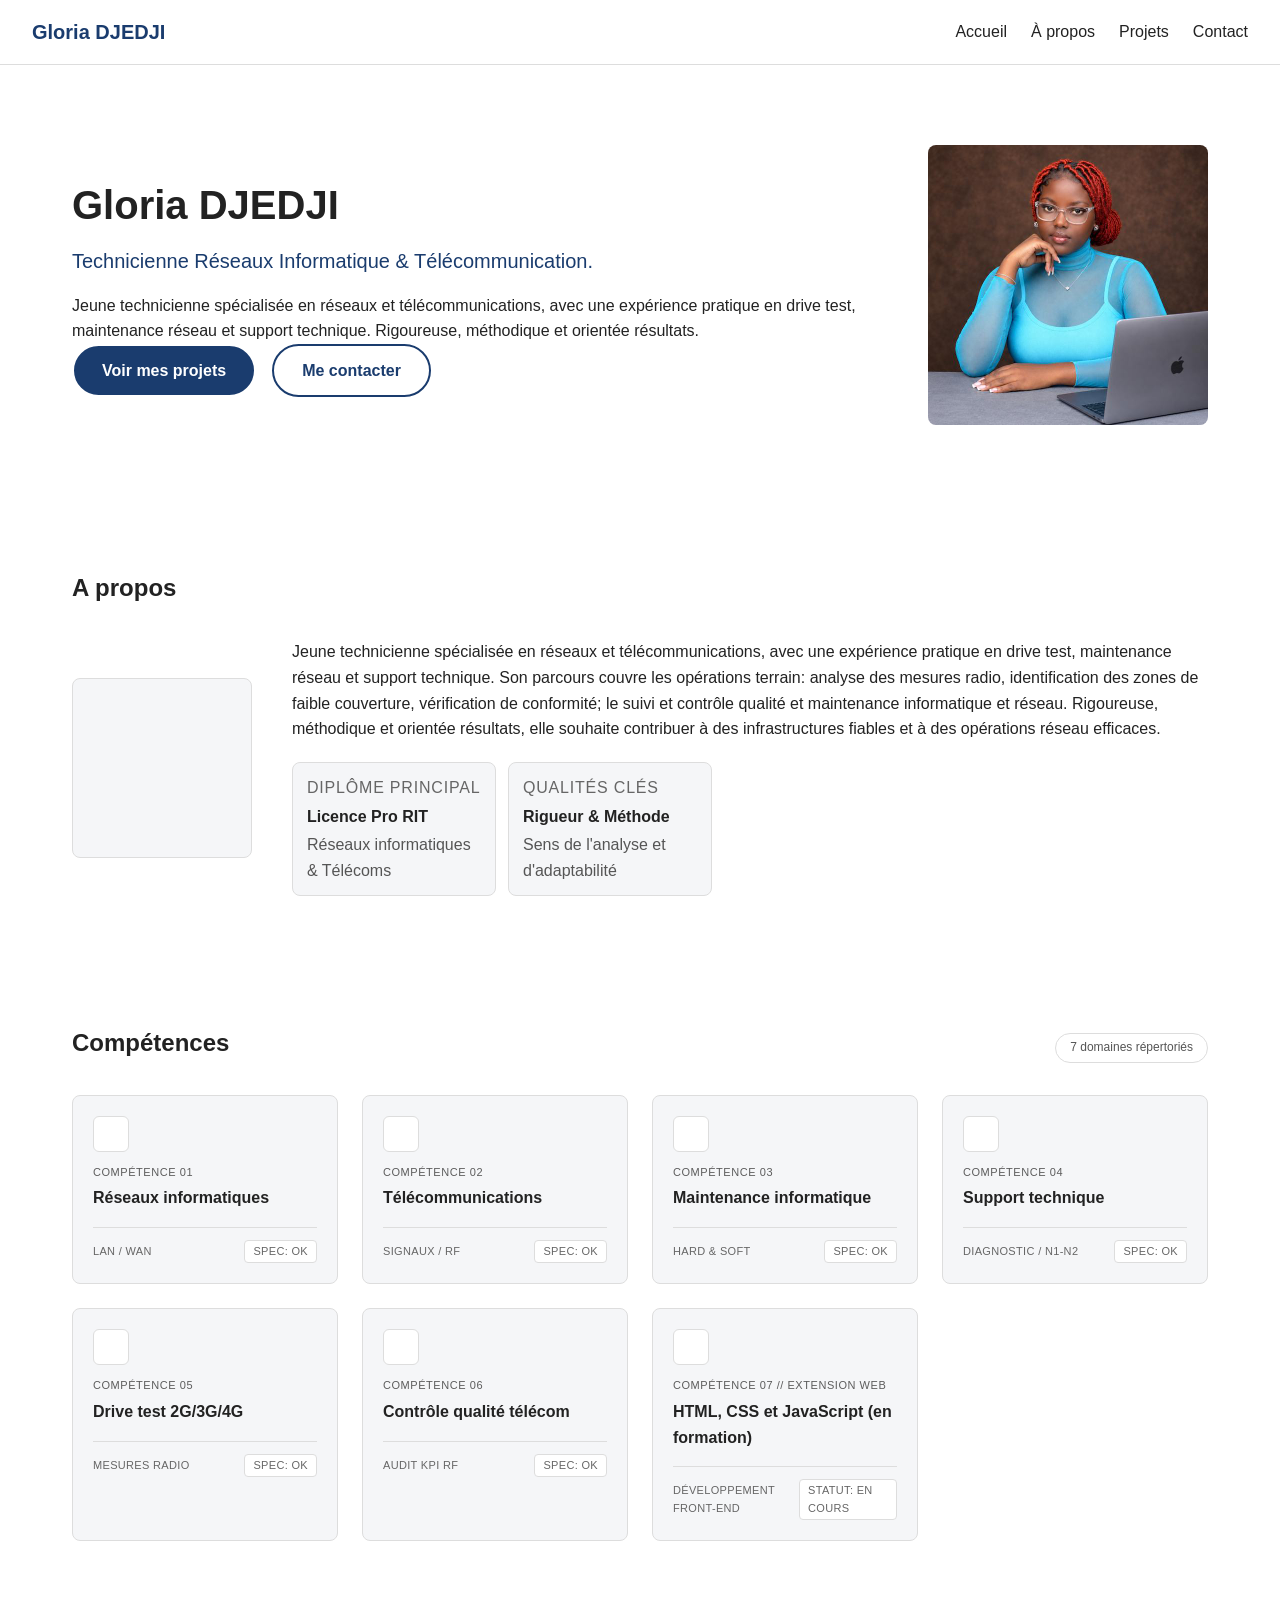
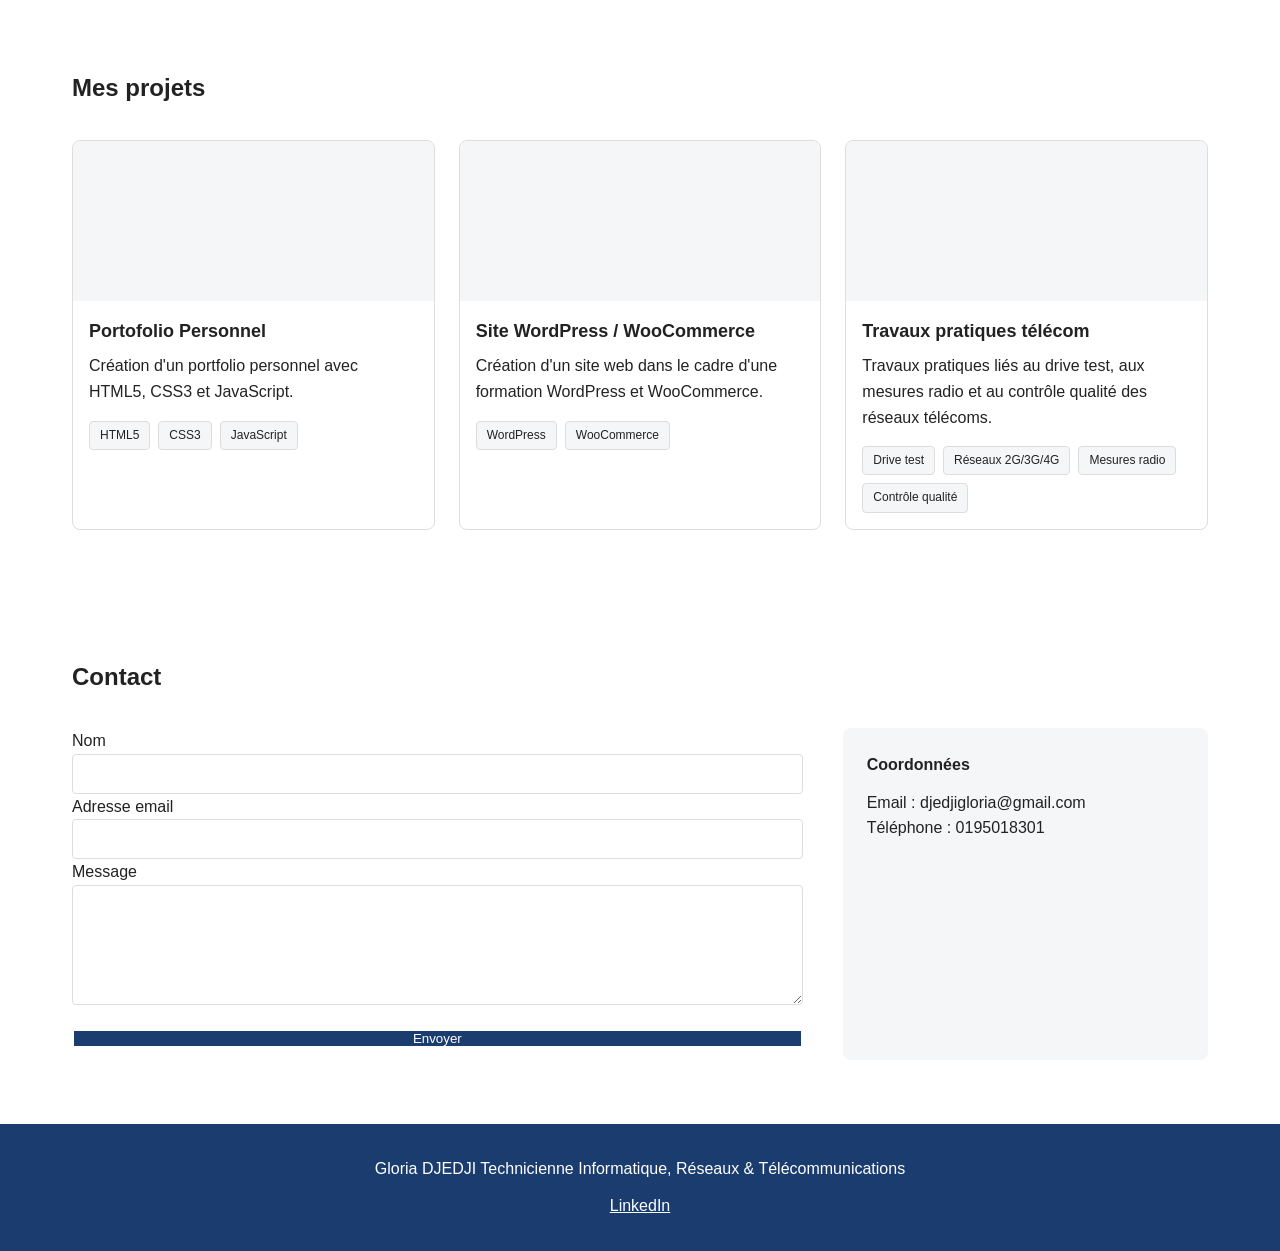
<file: index.html>
<!DOCTYPE html>
<html lang="fr">
<head>
    <meta charset="UTF-8">
    <meta name="viewport" content="width=device-width, initial-scale=1.0">
    <title>Gloria DJEDJI Portfolio</title>
    <link rel="stylesheet" href="style.css">
</head>
<body>

    <header>

        <div class="logo">Gloria DJEDJI</div>
        <nav>
            <ul>
                <li><a href="#accueil">Accueil</a></li>
                <li><a href="#apropos">À propos</a></li>
                <li><a href="#projets">Projets</a></li>
                <li><a href="#contact">Contact</a></li>
            </ul>
        </nav>
        <button class="bouton-menu" aria-label="ouvrir le menu">&#9776;</button>
    </header>
    
    
    <main>
        <!-- Hero -->

        <section id="accueil">
            <div class="contenu-accueil">  
            <h1>Gloria DJEDJI</h1>
            <P class="titre-poste">Technicienne Réseaux Informatique &amp;
                 Télécommunication.
            </P>
            <p class="introduction-poste">Jeune technicienne spécialisée en réseaux et
                 télécommunications, avec une expérience pratique en drive test, maintenance 
                 réseau et support technique. Rigoureuse, méthodique et orientée résultats.
            </p>
            <div class="bouton-accueil">
            <a href="#projets" class="bouton bouton-primaire"> Voir mes projets</a>
            <a href="#contact" class="bouton bouton-secondaire"> Me contacter</a>
          </div>
         </div>
         <img src="assets/photo-profil.jpg" alt="Photo de Gloria DJEDJI" class="image-accueil">
        </section>

        <!-- A propos -->

        <section id="apropos">
            <h2>A propos</h2>
            <div class="contenu-apropos"> 
            <div class="image-apropos" aria-hidden="true"></div>
          <div class="texte-apropos">
                    <p class="mise-form"></p>
            
            <p>
          Jeune technicienne spécialisée en réseaux et télécommunications,
          avec une expérience pratique en drive test, maintenance réseau et support technique.
          Son parcours couvre les opérations terrain: analyse des mesures radio, identification 
          des zones de faible couverture, vérification de conformité; le suivi et contrôle qualité et
          maintenance informatique et réseau. Rigoureuse, méthodique et orientée résultats, elle souhaite 
          contribuer à des infrastructures fiables et à des opérations réseau efficaces.
          </p>

         <div class="grille-info-apropos">
          <div class="carte-info">
             <p class="info-label">Diplôme principal</p>
             <p class="info-titre">Licence Pro RIT</p>
             <p class="info-sous-titre">Réseaux informatiques &amp; Télécoms</p>
           </div>
           <div class="carte-info">
               <p class="info-label">Qualités clés</p>
               <p class="info-titre">Rigueur &amp; Méthode</p>
               <p class="info-sous-titre">Sens de l'analyse et d'adaptabilité</p>
            </div>
         </div>
            </div>
           </div>
        </section>

       <!-- Compétences -->

        <section id="competence">
            <div class="entete-section">
                <div>
                    <p class="mise-form "></p>
                    <h2>Compétences</h2>
                </div>
                <span class="badge">7 domaines répertoriés</span>
            </div>
            <div class="grille-competence">
                <div class="carte-competence">
                    <span class="icone" aria-hidden="true"></span>
                    <p class="competence-num">Compétence 01</p>
                    <p class="competence-titre">Réseaux informatiques</p>
                    <div class="pied-competence">
                        <span>LAN / WAN</span>
                        <span class="statut">Spec: OK</span>
                    </div>
                </div>
                <div class="carte-competence">
                    <span class="icone" aria-hidden="true"></span>
                    <p class="competence-num">Compétence 02</p>
                    <p class="competence-titre">Télécommunications</p>
                    <div class="pied-competence">
                        <span>Signaux / RF</span>
                        <span class="statut">Spec: OK</span>
                    </div>
                </div>
                <div class="carte-competence">
                    <span class="icone" aria-hidden="true"></span>
                    <p class="competence-num">Compétence 03</p>
                    <p class="competence-titre">Maintenance informatique</p>
                    <div class="pied-competence">
                        <span>Hard &amp; Soft</span>
                        <span class="statut">Spec: OK</span>
                    </div>
                </div>
                <div class="carte-competence">
                    <span class="icone" aria-hidden="true"></span>
                    <p class="competence-num">Compétence 04</p>
                    <p class="competence-titre">Support technique</p>
                    <div class="pied-competence">
                        <span>Diagnostic / N1-N2</span>
                        <span class="statut">Spec: OK</span>
                    </div>
                </div>
                <div class="carte-competence">
                    <span class="icone" aria-hidden="true"></span>
                    <p class="competence-num">Compétence 05</p>
                    <p class="competence-titre">Drive test 2G/3G/4G</p>
                    <div class="pied-competence">
                        <span>Mesures radio</span>
                        <span class="statut">Spec: OK</span>
                    </div>
                </div>
                <div class="carte-competence">
                    <span class="icone" aria-hidden="true"></span>
                    <p class="competence-num">Compétence 06</p>
                    <p class="competence-titre">Contrôle qualité télécom</p>
                    <div class="pied-competence">
                        <span>Audit KPI RF</span>
                        <span class="statut">Spec: OK</span>
                    </div>
                </div>
                <div class="carte-competence">
                    <span class="icone" aria-hidden="true"></span>
                    <p class="competence-num">Compétence 07 // Extension web</p>
                    <p class="competence-titre">HTML, CSS et JavaScript (en formation)</p>
                    <div class="pied-competence">
                        <span>Développement front-end</span>
                        <span class="statut">Statut: en cours</span>
                    </div>
                </div>
            </div>
        </section>


        <!-- Projets -->

        <section id="projets">
            <h2>Mes projets</h2>
            <div class="grille-projets">
                
            <article class="cartes-projets">
            <div class="image-projets" aria-hidden="true"></div>
            <h3>Portofolio Personnel</h3>
            <p>Création d'un portfolio personnel avec HTML5, CSS3 et JavaScript.</p>
            <ul class="etiquettes">
                <li>HTML5</li>
                <li>CSS3</li>
                <li>JavaScript</li>
            </ul>       
          </article> 

          <article class="cartes-projets">
            <div class="image-projets" aria-hidden="true"></div>
            <h3>Site WordPress / WooCommerce</h3>
            <p>Création d'un site web dans le cadre d'une formation WordPress et WooCommerce.</p>
            <ul class="etiquettes">
                <li>WordPress</li>
                <li>WooCommerce</li>
            </ul>       
          </article>

          <article class="cartes-projets">
            <div class="image-projets" aria-hidden="true"></div>
            <h3>Travaux pratiques télécom</h3>
            <p>Travaux pratiques liés au drive test, aux mesures radio et au contrôle qualité des réseaux télécoms.</p>
            <ul class="etiquettes">
                <li>Drive test</li>
                <li>Réseaux 2G/3G/4G</li>
                <li>Mesures radio</li>
                <li>Contrôle qualité</li>
            </ul>       
          </article>
         </div>
        </section>

     <!-- Contact -->

        <section id="contact">
            <h2>Contact</h2>
            <div class="contenu-contact">
                <form id="Formulaire-contact" novalidate>
                    <label for="nom">Nom</label>
                    <input type="text" id="nom" name="nom" required>
                    <label for="email">Adresse email</label>
                    <input type="email" id="email" name="email" required>
                    <label for="message">Message</label>
                    <textarea name="message" id="message" required></textarea>
                    <button type="submit" class="bouton-primaire">Envoyer</button>
                    <p id="retour-formulaire" class="retour-formulaire" aria-live="polite"></p>
                </form>
                <div class="coordonnées">
                    <p>Coordonnées</p>
                    <p>Email : djedjigloria@gmail.com</p>
                    <p>Téléphone : 0195018301</p>
                </div>
            </div>
        </section>

    </main>

    <footer>
        <p>Gloria DJEDJI Technicienne Informatique, Réseaux &amp; Télécommunications</p>
        <ul class="réseaux">
            <li><a href="www.linkedin.com/in/djedji-gloria-457ba9281">LinkedIn</a></li>
        </ul>
    </footer>

  <script src="app.js"></script>  
</body>
</html>
</file>
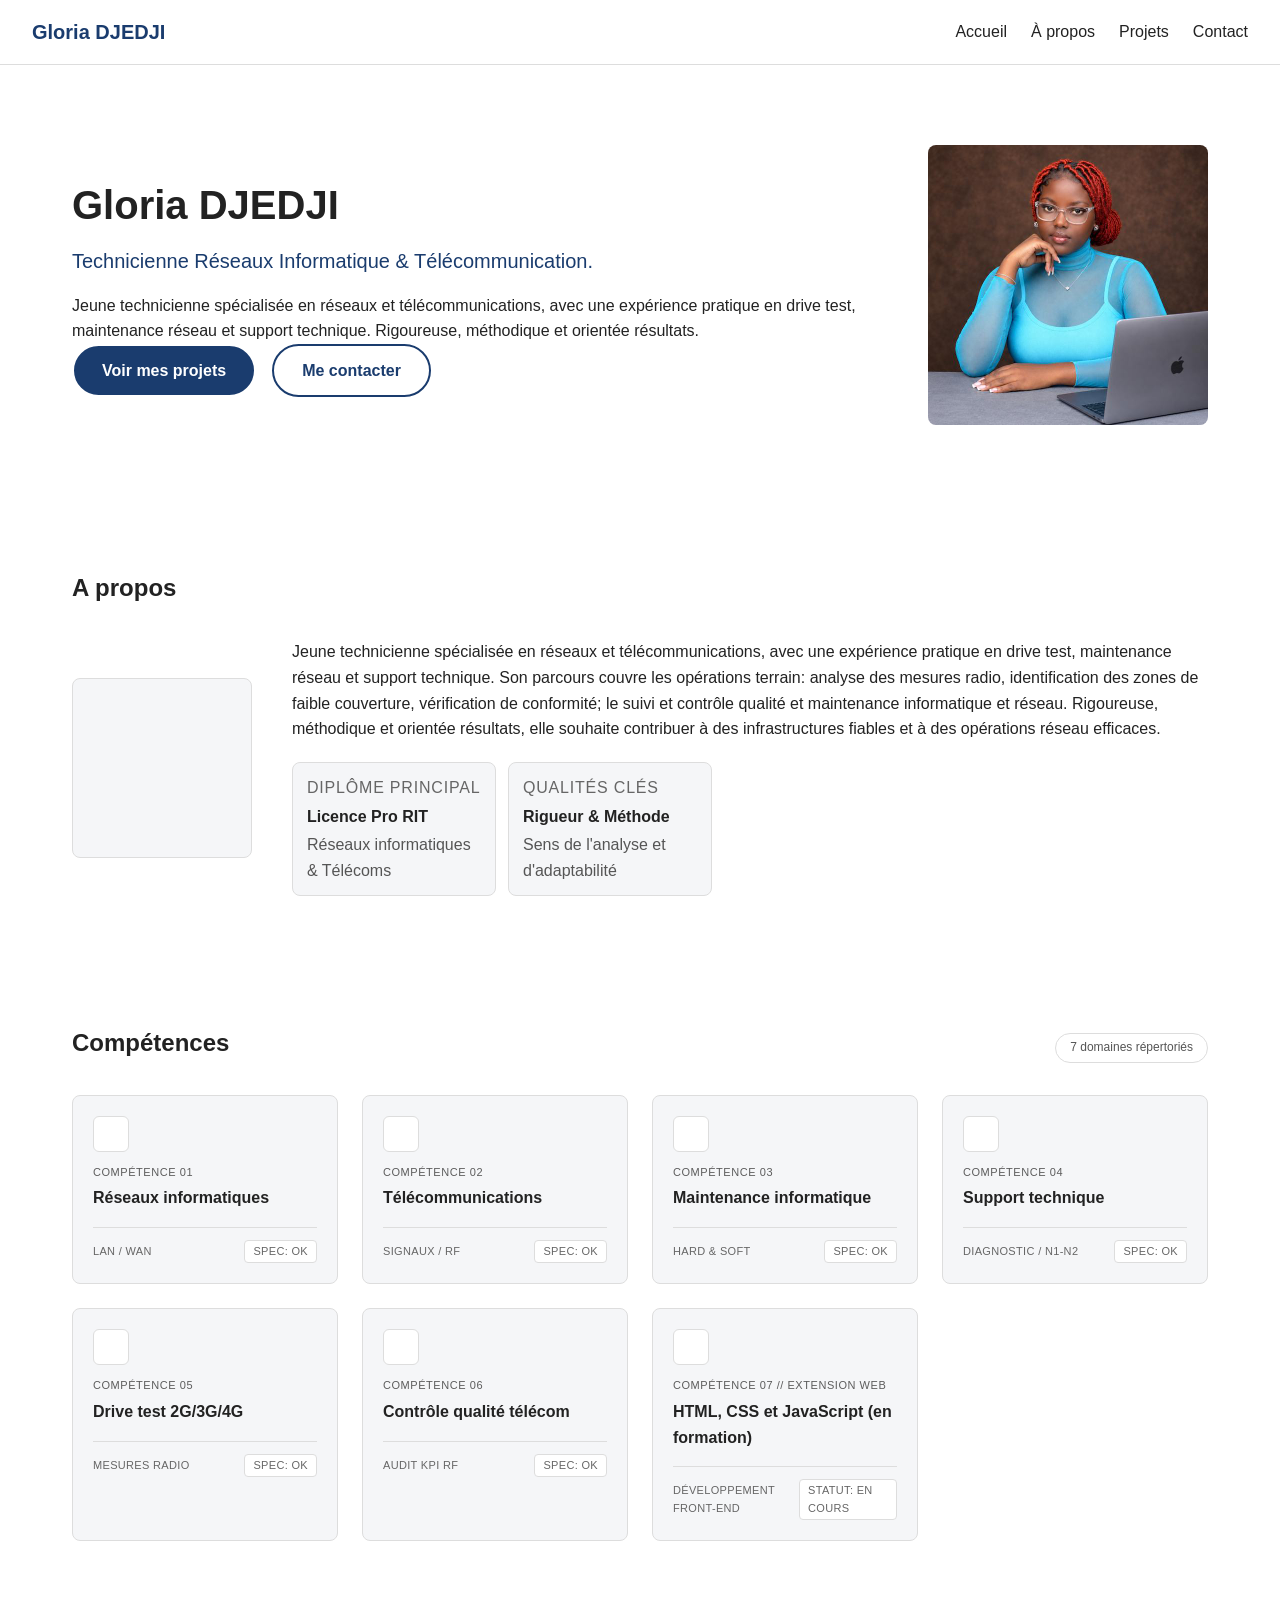
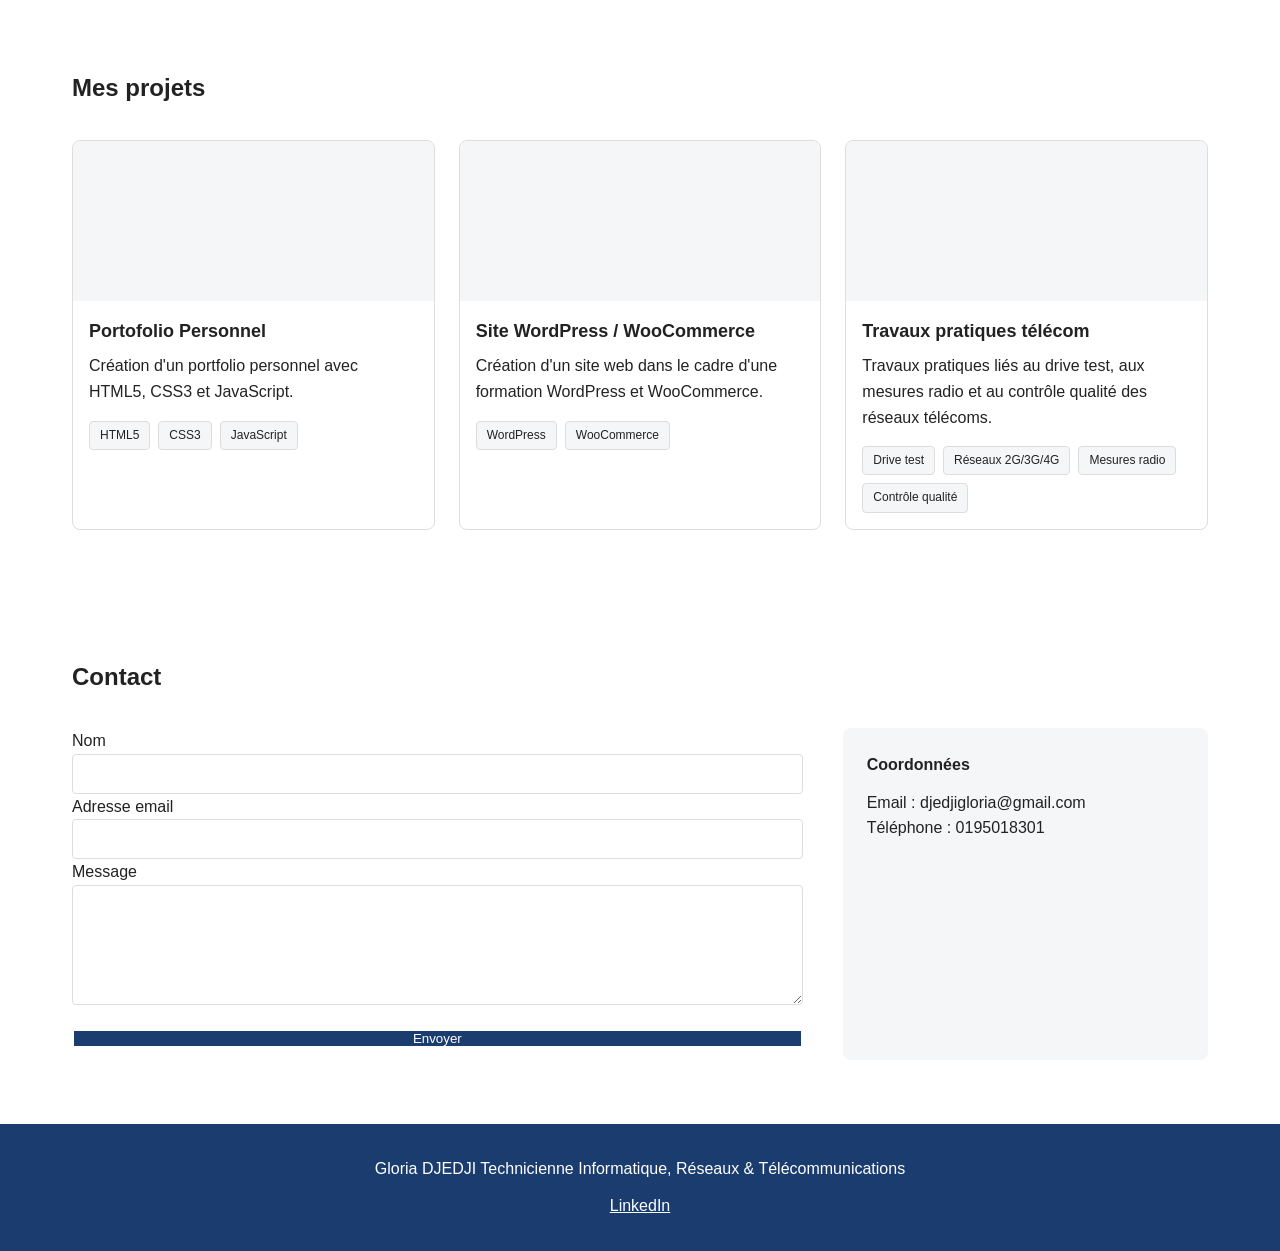
<file: projects.html>
<!DOCTYPE html>
<html lang="fr">
<head>
    <meta charset="UTF-8">
    <meta name="viewport" content="width=device-width, initial-scale=1.0">
    <title>Gloria DJEDJI Portfolio</title>
    <link rel="stylesheet" href="style.css">
</head>
<body>

    <header>

        <div class="logo">Gloria DJEDJI</div>
        <nav>
            <ul>
                <li><a href="#accueil">Accueil</a></li>
                <li><a href="#apropos">À propos</a></li>
                <li><a href="#projets">Projets</a></li>
                <li><a href="#contact">Contact</a></li>
            </ul>
        </nav>
        <button class="bouton-menu" aria-label="ouvrir le menu">&#9776;</button>
    </header>
    
    
    <main>
        <!-- Hero -->

        <section id="accueil">
            <div class="contenu-accueil">  
            <h1>Gloria DJEDJI</h1>
            <P class="titre-poste">Technicienne Réseaux Informatique &amp;
                 Télécommunication.
            </P>
            <p class="introduction-poste">Jeune technicienne spécialisée en réseaux et
                 télécommunications, avec une expérience pratique en drive test, maintenance 
                 réseau et support technique. Rigoureuse, méthodique et orientée résultats.
            </p>
            <div class="bouton-accueil">
            <a href="#projets" class="bouton bouton-primaire"> Voir mes projets</a>
            <a href="#contact" class="bouton bouton-secondaire"> Me contacter</a>
          </div>
         </div>
         <img src="assets/photo-profil.jpg" alt="Photo de Gloria DJEDJI" class="image-accueil">
        </section>

        <!-- A propos -->

        <section id="apropos">
            <h2>A propos</h2>
            <div class="contenu-apropos"> 
            <div class="image-apropos" aria-hidden="true"></div>
          <div class="texte-apropos">
                    <p class="mise-form"></p>
            
            <p>
          Jeune technicienne spécialisée en réseaux et télécommunications,
          avec une expérience pratique en drive test, maintenance réseau et support technique.
          Son parcours couvre les opérations terrain: analyse des mesures radio, identification 
          des zones de faible couverture, vérification de conformité; le suivi et contrôle qualité et
          maintenance informatique et réseau. Rigoureuse, méthodique et orientée résultats, elle souhaite 
          contribuer à des infrastructures fiables et à des opérations réseau efficaces.
          </p>

         <div class="grille-info-apropos">
          <div class="carte-info">
             <p class="info-label">Diplôme principal</p>
             <p class="info-titre">Licence Pro RIT</p>
             <p class="info-sous-titre">Réseaux informatiques &amp; Télécoms</p>
           </div>
           <div class="carte-info">
               <p class="info-label">Qualités clés</p>
               <p class="info-titre">Rigueur &amp; Méthode</p>
               <p class="info-sous-titre">Sens de l'analyse et d'adaptabilité</p>
            </div>
         </div>
            </div>
           </div>
        </section>

       <!-- Compétences -->

        <section id="competence">
            <div class="entete-section">
                <div>
                    <p class="mise-form "></p>
                    <h2>Compétences</h2>
                </div>
                <span class="badge">7 domaines répertoriés</span>
            </div>
            <div class="grille-competence">
                <div class="carte-competence">
                    <span class="icone" aria-hidden="true"></span>
                    <p class="competence-num">Compétence 01</p>
                    <p class="competence-titre">Réseaux informatiques</p>
                    <div class="pied-competence">
                        <span>LAN / WAN</span>
                        <span class="statut">Spec: OK</span>
                    </div>
                </div>
                <div class="carte-competence">
                    <span class="icone" aria-hidden="true"></span>
                    <p class="competence-num">Compétence 02</p>
                    <p class="competence-titre">Télécommunications</p>
                    <div class="pied-competence">
                        <span>Signaux / RF</span>
                        <span class="statut">Spec: OK</span>
                    </div>
                </div>
                <div class="carte-competence">
                    <span class="icone" aria-hidden="true"></span>
                    <p class="competence-num">Compétence 03</p>
                    <p class="competence-titre">Maintenance informatique</p>
                    <div class="pied-competence">
                        <span>Hard &amp; Soft</span>
                        <span class="statut">Spec: OK</span>
                    </div>
                </div>
                <div class="carte-competence">
                    <span class="icone" aria-hidden="true"></span>
                    <p class="competence-num">Compétence 04</p>
                    <p class="competence-titre">Support technique</p>
                    <div class="pied-competence">
                        <span>Diagnostic / N1-N2</span>
                        <span class="statut">Spec: OK</span>
                    </div>
                </div>
                <div class="carte-competence">
                    <span class="icone" aria-hidden="true"></span>
                    <p class="competence-num">Compétence 05</p>
                    <p class="competence-titre">Drive test 2G/3G/4G</p>
                    <div class="pied-competence">
                        <span>Mesures radio</span>
                        <span class="statut">Spec: OK</span>
                    </div>
                </div>
                <div class="carte-competence">
                    <span class="icone" aria-hidden="true"></span>
                    <p class="competence-num">Compétence 06</p>
                    <p class="competence-titre">Contrôle qualité télécom</p>
                    <div class="pied-competence">
                        <span>Audit KPI RF</span>
                        <span class="statut">Spec: OK</span>
                    </div>
                </div>
                <div class="carte-competence">
                    <span class="icone" aria-hidden="true"></span>
                    <p class="competence-num">Compétence 07 // Extension web</p>
                    <p class="competence-titre">HTML, CSS et JavaScript (en formation)</p>
                    <div class="pied-competence">
                        <span>Développement front-end</span>
                        <span class="statut">Statut: en cours</span>
                    </div>
                </div>
            </div>
        </section>


        <!-- Projets -->

        <section id="projets">
            <h2>Mes projets</h2>
            <div class="grille-projets">
                
            <article class="cartes-projets">
            <div class="image-projets" aria-hidden="true"></div>
            <h3>Portofolio Personnel</h3>
            <p>Création d'un portfolio personnel avec HTML5, CSS3 et JavaScript.</p>
            <ul class="etiquettes">
                <li>HTML5</li>
                <li>CSS3</li>
                <li>JavaScript</li>
            </ul>       
          </article> 

          <article class="cartes-projets">
            <div class="image-projets" aria-hidden="true"></div>
            <h3>Site WordPress / WooCommerce</h3>
            <p>Création d'un site web dans le cadre d'une formation WordPress et WooCommerce.</p>
            <ul class="etiquettes">
                <li>WordPress</li>
                <li>WooCommerce</li>
            </ul>       
          </article>

          <article class="cartes-projets">
            <div class="image-projets" aria-hidden="true"></div>
            <h3>Travaux pratiques télécom</h3>
            <p>Travaux pratiques liés au drive test, aux mesures radio et au contrôle qualité des réseaux télécoms.</p>
            <ul class="etiquettes">
                <li>Drive test</li>
                <li>Réseaux 2G/3G/4G</li>
                <li>Mesures radio</li>
                <li>Contrôle qualité</li>
            </ul>       
          </article>
         </div>
        </section>

     <!-- Contact -->

        <section id="contact">
            <h2>Contact</h2>
            <div class="contenu-contact">
                <form id="Formulaire-contact" novalidate>
                    <label for="nom">Nom</label>
                    <input type="text" id="nom" name="nom" required>
                    <label for="email">Adresse email</label>
                    <input type="email" id="email" name="email" required>
                    <label for="message">Message</label>
                    <textarea name="message" id="message" required></textarea>
                    <button type="submit" class="bouton-primaire">Envoyer</button>
                    <p id="retour-formulaire" class="retour-formulaire" aria-live="polite"></p>
                </form>
                <div class="coordonnées">
                    <p>Coordonnées</p>
                    <p>Email : djedjigloria@gmail.com</p>
                    <p>Téléphone : 0195018301</p>
                </div>
            </div>
        </section>

    </main>

    <footer>
        <p>Gloria DJEDJI Technicienne Informatique, Réseaux &amp; Télécommunications</p>
        <ul class="réseaux">
            <li><a href="www.linkedin.com/in/djedji-gloria-457ba9281">LinkedIn</a></li>
        </ul>
    </footer>

  <script src="app.js"></script>  
</body>
</html>
</file>
<file: style.css>
/* ------ RÉINITIALISATION DE BASE ---- */
* {
  margin: 0;
  padding: 0;
  box-sizing: border-box;
}

body {
  font-family: Arial, Helvetica, sans-serif;
  color: #222222;
  line-height: 1.6;
}

/* ----- VARIABLES DE COULEUR ---- */
:root {
  --couleur-fond: #ffffff;
  --couleur-texte: #222222;
  --couleur-accent: #1a3c6e;
  --couleur-accent-clair: #2c5aa0;
  --couleur-fond-section: #f5f6f8;
  --couleur-bordure: #dddddd;
}

/* ----- EN-TÊTE (HEADER) ----- */
header {
  display: flex;
  justify-content: space-between;
  align-items: center;
  padding: 16px 32px;
  background-color: var(--couleur-fond);
  border-bottom: 1px solid var(--couleur-bordure);
  position: sticky;
  top: 0;
  z-index: 100;

}

.logo {
  font-weight: bold;
  font-size: 20px;
  color: var(--couleur-accent);
}

nav ul {
  display: flex;
  list-style: none;
  gap: 24px;
}

nav a {
  text-decoration: none;
  color: var(--couleur-texte);
  font-weight: 500;
  
}

nav a:hover,
nav a:focus {
  color: var(--couleur-accent);
}

/* Bouton hamburger : caché par défaut (visible seulement en mobile, voir plus bas) */
.bouton-menu {
  display: none;
  background: none;
  border: none;
  font-size: 24px;
  cursor: pointer;
}

/* ----- BOUTONS (RÉUTILISABLES PARTOUT) -----*/
.bouton {
  display: inline-block;
  padding: 12px 28px;
  min-height: 44px;
  border-radius: 999px;
  font-weight: 600;
  text-decoration: none;
  cursor: pointer;
  text-align: center;
  border: 2px solid transparent;
}

.bouton-primaire {
  background-color: var(--couleur-accent);
  color: #ffffff;
  border: 2px solid;
  
}

.bouton-primaire:hover {
  background-color: var(--couleur-accent-clair);
  border: var(--couleur-accent-clair);
}

.bouton-secondaire {
  background-color: transparent;
  border-color: var(--couleur-accent);
  color: var(--couleur-accent);
}

.bouton-secondaire:hover {
  background-color: var(--couleur-fond-section);
  border-color: var(--couleur-accent-clair);
}

/* ===== SECTION ACCUEIL (HERO) ===== */
#accueil {
  display: flex;
  align-items: center;
  justify-content: space-between;
  gap: 40px;
  padding: 80px 32px;
  max-width: 1200px;
  margin: 0 auto;
}

.contenu-accueil h1 {
  font-size: 40px;
  margin-bottom: 8px;
}

.titre-poste {
  font-size: 20px;
  color: var(--couleur-accent);
  margin-bottom: 16px;
}

.intrduction-poste {
  font-size: 16px;
  max-width: 480px;
  margin-bottom: 24px;
}

.bouton-accueil {
  display: flex;
  gap: 16px;
}

.image-accueil {
  width: 280px;
  height: 280px;
  border-radius: 8px;
  flex-shrink: 0;
  object-fit: cover;
}

/* ===== SECTION À PROPOS ===== */
#apropos {
  padding: 64px 32px;
  max-width: 1200px;
  margin: 0 auto;
}

#apropos h2 {
  font-size: 24px;
  margin-bottom: 32px;
}

.contenu-apropos {
  display: flex;
  align-items: center;
  gap: 40px;
}

.image-apropos {
  width: 180px;
  height: 180px;
  border-radius: 8px;
  background-color: var(--couleur-fond-section);
  border: 1px solid var(--couleur-bordure);
  flex-shrink: 0;
}


.contenu-apropos p {
  font-size: 16px;
}

mise-form {
  text-transform: uppercase;
  font-size: 12px;
  letter-spacing: 0.06em;
  color: var(--couleur-accent);
  font-weight: 700;
  margin-bottom: 8px;
}

.grille-info-apropos {
  display: grid;
  grid-template-columns: 1fr 1fr;
  gap: 12px;
  margin-top: 20px;
  max-width: 420px;
}
 
.carte-info {
  background-color: var(--couleur-fond-section);
  border: 1px solid var(--couleur-bordure);
  border-radius: 8px;
  padding: 12px 14px;
}
 
.info-label {
  font-size: 10px;
  text-transform: uppercase;
  letter-spacing: 0.05em;
  color: #666666;
  margin-bottom: 4px;
}
 
.info-titre {
  font-weight: 700;
  font-size: 14px;
  margin-bottom: 2px;
}
 
.info-sous-titre {
  font-size: 12px;
  color: #555555;
}


/* ---- SECTION COMPÉTENCES ---- */

#competence {
  padding: 64px 32px;
  max-width: 1200px;
  margin: 0 auto;
}
 
#competence h2 {
  font-size: 24px;
}
 
.entete-section {
  display: flex;
  justify-content: space-between;
  align-items: flex-end;
  margin-bottom: 32px;
}
 
.badge {
  border: 1px solid var(--couleur-bordure);
  border-radius: 999px;
  padding: 4px 14px;
  font-size: 12px;
  color: #555555;
  white-space: nowrap;
}
 
.grille-competence {
  display: grid;
  grid-template-columns: repeat(4, 1fr);
  gap: 24px;
}
 
.carte-competence {
  background-color: var(--couleur-fond-section);
  border: 1px solid var(--couleur-bordure);
  border-radius: 8px;
  padding: 20px;
  text-align: left;
  display: flex;
  flex-direction: column;
}

/* Icône unique, identique sur les 7 cartes */

.icone {
  display: block;
  width: 36px;
  height: 36px;
  margin-bottom: 12px;
  background-color: #ffffff;
  border: 1px solid var(--couleur-bordure);
  border-radius: 6px;
}
 
.competence-num {
  font-size: 11px;
  text-transform: uppercase;
  letter-spacing: 0.05em;
  color: #5c5c5c;
  margin-bottom: 4px;
}
 
.competence-titre {
  font-size: 16px;
  font-weight: 700;
}
 
.pied-competence {
  display: flex;
  justify-content: space-between;
  align-items: center;
  margin-top: 16px;
  padding-top: 12px;
  border-top: 1px solid var(--couleur-bordure);
  font-size: 11px;
  text-transform: uppercase;
  letter-spacing: 0.03em;
  color: #666666;
}
 
.pied-competence .statut {
  background-color: #ffffff;
  border: 1px solid var(--couleur-bordure);
  border-radius: 4px;
  padding: 2px 8px;
}

/* ------ SECTION PROJETS ----- */
#projets {
  padding: 64px 32px;
  max-width: 1200px;
  margin: 0 auto;
}

#projets h2 {
  font-size: 24px;
  margin-bottom: 32px;
}

.grille-projets {
  display: grid;
  grid-template-columns: repeat(3, 1fr);
  gap: 24px;
}

.cartes-projets {
  border: 1px solid var(--couleur-bordure);
  border-radius: 8px;
  overflow: hidden;
}

.image-projets {
  width: 100%;
  height: 160px;
  background-color: var(--couleur-fond-section);
}

.cartes-projets h3 {
  font-size: 18px;
  margin: 16px 16px 8px;
}

.cartes-projets p {
  font-size: 16px;
  margin: 0 16px 16px;
}

.etiquettes {
  display: flex;
  flex-wrap: wrap;
  gap: 8px;
  list-style: none;
  margin: 0 16px 16px;
}

.etiquettes li {
  background-color: var(--couleur-fond-section);
  border: 1px solid var(--couleur-bordure);
  border-radius: 4px;
  padding: 4px 10px;
  font-size: 12px;
}

/* ----- SECTION CONTACT ----- */
#contact {
  padding: 64px 32px;
  max-width: 1200px;
  margin: 0 auto;
}

#contact h2 {
  font-size: 24px;
  margin-bottom: 32px;
}

.contenu-contact {
  display: grid;
  grid-template-columns: 2fr 1fr;
  gap: 40px;
}

#Formulaire-contact {
  display: flex;
  flex-direction: column;
}

#formulaire-contact label {
  font-weight: 500;
  margin-top: 16px;
  margin-bottom: 4px;
}

#Formulaire-contact input,
#Formulaire-contact textarea {
  padding: 10px;
  border: 1px solid var(--couleur-bordure);
  border-radius: 4px;
  font-size: 16px;
  font-family: inherit;
}

#Formulaire-contact textarea {
  min-height: 120px;
  resize: vertical;
}

#Formulaire-contact button {
  margin-top: 24px;
  width: 100%;
}

.retour-formulaire {
  margin-top: 12px;
  font-weight: 500;
}

.coordonnées {
  background-color: var(--couleur-fond-section);
  border-radius: 8px;
  padding: 24px;
}

.coordonnées p:first-child {
  font-weight: bold;
  margin-bottom: 12px;
}

/* ===== PIED DE PAGE (FOOTER) ===== */
footer {
  background-color: var(--couleur-accent);
  color: #ffffff;
  text-align: center;
  padding: 32px;
}

.réseaux {
  list-style: none;
  display: flex;
  justify-content: center;
  gap: 16px;
  margin-top: 12px;
}

.réseaux a {
  color: #ffffff;
  text-decoration: underline;
}

/* ----------------------------------------------------------
   BREAKPOINT 1 : TABLETTE (écrans ≤ 1024px)
   ---------------------------------------------------------- */
@media (max-width: 1024px) {
  .grille-competence {
    grid-template-columns: repeat(2, 1fr);
  }

  .grille-projets {
    grid-template-columns: repeat(2, 1fr);
  }
}

/* ---------------------------------------------------------
   BREAKPOINT 2 : MOBILE (écrans ≤ 640px)
   --------------------------------------------------------- */
@media (max-width: 640px) {
  /* Le menu horizontal se cache, le bouton hamburger apparaît */
  nav ul {
    display: none;
    position: absolute;
    top: 100%;
    left: 0;
    right: 0;
    flex-direction: column;
    background-color: var(--couleur-fond);
    border-bottom: 1px solid var(--couleur-bordure);
    padding: 16px 32px;
    gap: 16px;
  }

  /* Classe ajoutée en JavaScript quand on clique sur le hamburger */
  nav ul.menu-ouvert {
    display: flex;
  }

  .bouton-menu {
    display: block;
  }

  /* Toutes les sections passent en une seule colonne */
  #accueil {
    flex-direction: column;
    text-align: center;
    padding: 48px 20px;
  }

  .intrduction-poste  {
    max-width: 100%;
  }

  .bouton-accueil {
    flex-direction: column;
    width: 100%;
  }

  .contenu-apropos {
    flex-direction: column;
    text-align: center;
  }

  .grille-competence {
    grid-template-columns: 1fr;
  }

  .grille-projets {
    grid-template-columns: 1fr;
  }

  .contenu-contact {
    grid-template-columns: 1fr;
  }
}
</file>
